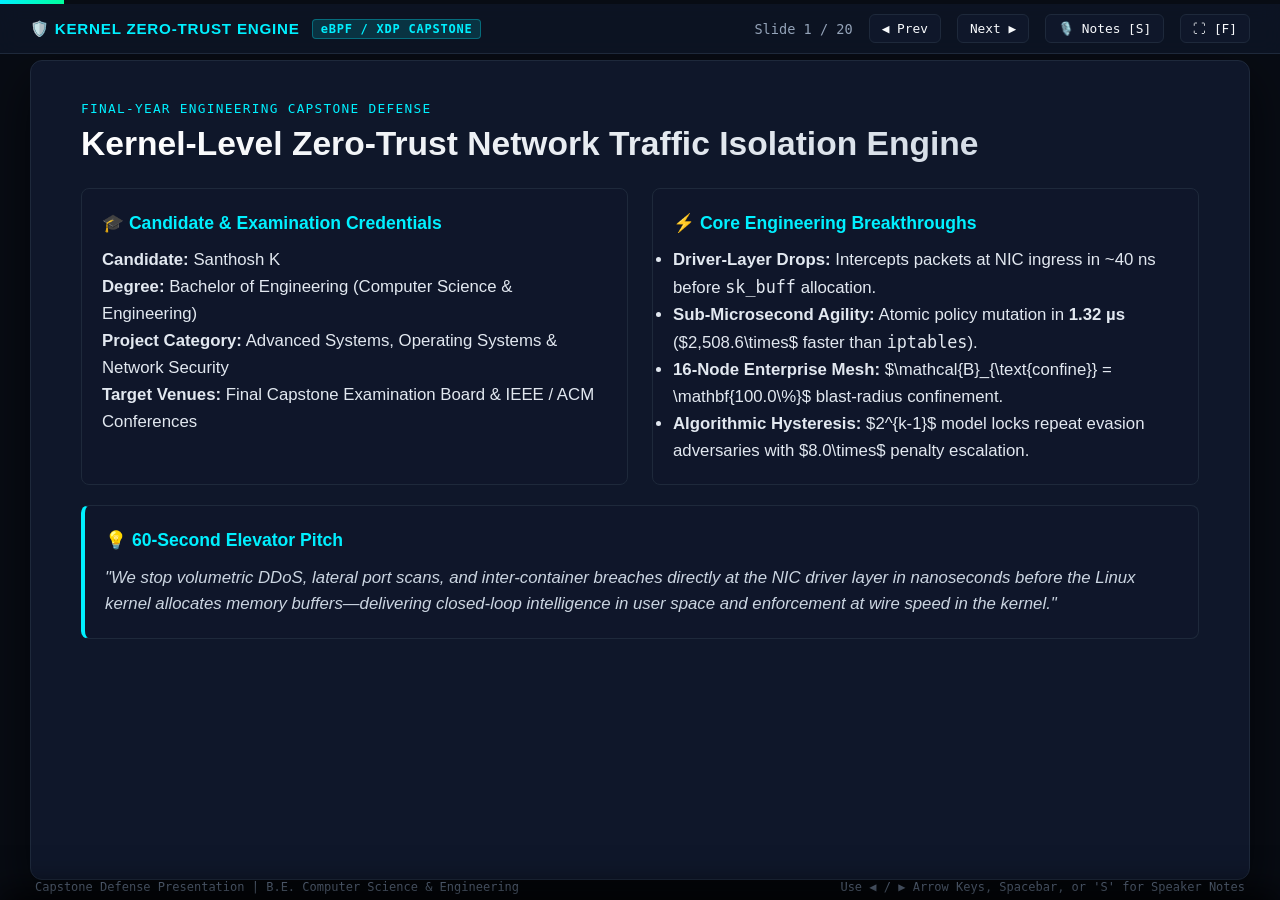
<file: presentation/interactive_slides.html>
<!DOCTYPE html>
<html lang="en">
<head>
  <meta charset="UTF-8">
  <meta name="viewport" content="width=device-width, initial-scale=1.0">
  <title>Capstone Viva Defense: Kernel Zero-Trust Isolation Engine</title>
  <style>
    :root {
      --bg-dark: #080c14;
      --bg-card: #0f172a;
      --bg-card-border: #1e293b;
      --cyan: #00f0ff;
      --green: #00ff9d;
      --crimson: #ff3366;
      --amber: #ffb800;
      --purple: #a855f7;
      --text-main: #f8fafc;
      --text-muted: #94a3b8;
      --font-mono: "JetBrains Mono", "Fira Code", monospace;
      --font-sans: -apple-system, BlinkMacSystemFont, "Segoe UI", Roboto, sans-serif;
    }

    * {
      box-sizing: border-box;
      margin: 0;
      padding: 0;
    }

    body {
      background-color: var(--bg-dark);
      color: var(--text-main);
      font-family: var(--font-sans);
      overflow: hidden;
      height: 100vh;
      width: 100vw;
      user-select: none;
    }

    /* Top Progress Bar */
    #progress-bar {
      position: fixed;
      top: 0;
      left: 0;
      height: 4px;
      background: linear-gradient(90deg, var(--cyan), var(--green));
      width: 5%;
      z-index: 1000;
      transition: width 0.3s cubic-bezier(0.4, 0, 0.2, 1);
    }

    /* Header Nav */
    header {
      position: fixed;
      top: 4px;
      left: 0;
      right: 0;
      height: 50px;
      padding: 0 30px;
      display: flex;
      justify-content: space-between;
      align-items: center;
      background: rgba(15, 23, 42, 0.7);
      backdrop-filter: blur(10px);
      border-bottom: 1px solid var(--bg-card-border);
      z-index: 900;
    }

    .brand {
      display: flex;
      align-items: center;
      gap: 12px;
      font-weight: 700;
      font-size: 0.95rem;
      letter-spacing: 0.05em;
      color: var(--cyan);
    }

    .brand-tag {
      background: rgba(0, 240, 255, 0.15);
      color: var(--cyan);
      padding: 2px 8px;
      border-radius: 4px;
      font-size: 0.75rem;
      font-family: var(--font-mono);
      border: 1px solid rgba(0, 240, 255, 0.3);
    }

    .nav-tools {
      display: flex;
      align-items: center;
      gap: 16px;
      font-family: var(--font-mono);
      font-size: 0.85rem;
      color: var(--text-muted);
    }

    .nav-btn {
      background: var(--bg-card);
      border: 1px solid var(--bg-card-border);
      color: var(--text-main);
      padding: 6px 12px;
      border-radius: 6px;
      cursor: pointer;
      font-family: var(--font-mono);
      font-size: 0.8rem;
      transition: all 0.2s;
    }

    .nav-btn:hover {
      border-color: var(--cyan);
      color: var(--cyan);
      box-shadow: 0 0 10px rgba(0, 240, 255, 0.2);
    }

    .active-toggle {
      background: rgba(0, 240, 255, 0.2);
      border-color: var(--cyan);
      color: var(--cyan);
    }

    /* Slide Deck Container */
    #deck {
      position: relative;
      height: 100vh;
      width: 100vw;
      display: flex;
      align-items: center;
      justify-content: center;
      padding-top: 50px;
    }

    .slide {
      position: absolute;
      top: 60px;
      bottom: 20px;
      left: 30px;
      right: 30px;
      background: var(--bg-card);
      border: 1px solid var(--bg-card-border);
      border-radius: 12px;
      padding: 40px 50px;
      display: none;
      flex-direction: column;
      opacity: 0;
      transform: translateY(15px);
      transition: all 0.3s cubic-bezier(0.4, 0, 0.2, 1);
      overflow-y: auto;
      box-shadow: 0 20px 50px rgba(0, 0, 0, 0.6);
    }

    .slide.active {
      display: flex;
      opacity: 1;
      transform: translateY(0);
    }

    .slide-tag {
      font-family: var(--font-mono);
      font-size: 0.8rem;
      color: var(--cyan);
      text-transform: uppercase;
      letter-spacing: 0.1em;
      margin-bottom: 8px;
    }

    .slide-title {
      font-size: 2.1rem;
      font-weight: 800;
      margin-bottom: 24px;
      background: linear-gradient(135deg, #fff, #cbd5e1);
      -webkit-background-clip: text;
      -webkit-text-fill-color: transparent;
      line-height: 1.2;
    }

    .slide-body {
      flex: 1;
      display: flex;
      flex-direction: column;
      gap: 20px;
      font-size: 1.05rem;
      line-height: 1.6;
      color: #e2e8f0;
    }

    /* Grid Layouts */
    .grid-2 {
      display: grid;
      grid-template-columns: 1fr 1fr;
      gap: 24px;
      align-items: stretch;
    }

    .grid-3 {
      display: grid;
      grid-template-columns: 1fr 1fr 1fr;
      gap: 20px;
    }

    .grid-4 {
      display: grid;
      grid-template-columns: repeat(4, 1fr);
      gap: 16px;
    }

    .card {
      background: rgba(15, 23, 42, 0.6);
      border: 1px solid var(--bg-card-border);
      border-radius: 8px;
      padding: 20px;
      transition: all 0.2s;
    }

    .card:hover {
      border-color: rgba(0, 240, 255, 0.4);
      transform: translateY(-2px);
    }

    .card-title {
      font-weight: 700;
      font-size: 1.1rem;
      color: var(--cyan);
      margin-bottom: 10px;
      display: flex;
      align-items: center;
      gap: 8px;
    }

    /* Metric Callout Box */
    .metric-badge {
      display: inline-block;
      font-family: var(--font-mono);
      font-weight: 800;
      font-size: 2rem;
      color: var(--green);
      margin: 8px 0;
    }

    .metric-sub {
      font-size: 0.85rem;
      color: var(--text-muted);
      font-family: var(--font-mono);
    }

    /* Code & Terminal Blocks */
    pre, code {
      font-family: var(--font-mono);
    }

    pre {
      background: #060911;
      border: 1px solid #1e293b;
      border-radius: 8px;
      padding: 16px;
      font-size: 0.85rem;
      overflow-x: auto;
      color: #38bdf8;
      line-height: 1.5;
    }

    /* Tables */
    table {
      width: 100%;
      border-collapse: collapse;
      margin: 12px 0;
      font-size: 0.95rem;
      font-family: var(--font-mono);
    }

    th, td {
      border: 1px solid #1e293b;
      padding: 10px 14px;
      text-align: left;
    }

    th {
      background: #1e293b;
      color: var(--cyan);
      font-weight: 700;
    }

    tr:nth-child(even) {
      background: rgba(30, 41, 59, 0.3);
    }

    .highlight-cell {
      color: var(--green);
      font-weight: 700;
    }

    .alert-cell {
      color: var(--crimson);
      font-weight: 700;
    }

    /* Speaker Notes Drawer (Toggled with 'S' key) */
    #speaker-notes-drawer {
      position: fixed;
      bottom: 0;
      left: 0;
      right: 0;
      height: 240px;
      background: rgba(6, 9, 17, 0.96);
      border-top: 2px solid var(--cyan);
      padding: 20px 40px;
      transform: translateY(100%);
      transition: transform 0.3s cubic-bezier(0.4, 0, 0.2, 1);
      z-index: 950;
      overflow-y: auto;
      box-shadow: 0 -10px 30px rgba(0, 0, 0, 0.8);
    }

    #speaker-notes-drawer.open {
      transform: translateY(0);
    }

    .notes-header {
      display: flex;
      justify-content: space-between;
      align-items: center;
      margin-bottom: 12px;
      font-family: var(--font-mono);
      font-size: 0.85rem;
      color: var(--cyan);
      font-weight: 700;
      text-transform: uppercase;
      letter-spacing: 0.08em;
    }

    .notes-content {
      font-size: 1.05rem;
      line-height: 1.7;
      color: #cbd5e1;
      font-style: italic;
    }

    /* Footer Info */
    footer {
      position: fixed;
      bottom: 6px;
      left: 35px;
      right: 35px;
      display: flex;
      justify-content: space-between;
      align-items: center;
      font-family: var(--font-mono);
      font-size: 0.75rem;
      color: #64748b;
      pointer-events: none;
    }

    /* Print Stylesheet for PDF Slide Generation */
    @media print {
      body {
        overflow: visible;
        height: auto;
        background: #fff;
        color: #000;
      }
      #progress-bar, header, footer, #speaker-notes-drawer {
        display: none !important;
      }
      .slide {
        display: block !important;
        position: relative !important;
        top: 0 !important;
        left: 0 !important;
        right: 0 !important;
        bottom: 0 !important;
        page-break-after: always;
        height: 100vh;
        border: none;
        box-shadow: none;
        background: #fff;
        color: #000;
      }
      .slide-title {
        color: #000 !important;
        -webkit-text-fill-color: initial !important;
      }
      pre {
        background: #f1f5f9;
        color: #0f172a;
        border: 1px solid #cbd5e1;
      }
      th {
        background: #e2e8f0;
        color: #0f172a;
      }
    }
  </style>
</head>
<body>

  <!-- Top Progress Bar -->
  <div id="progress-bar"></div>

  <!-- Header Navigation -->
  <header>
    <div class="brand">
      <span>🛡️ KERNEL ZERO-TRUST ENGINE</span>
      <span class="brand-tag">eBPF / XDP CAPSTONE</span>
    </div>
    <div class="nav-tools">
      <span id="slide-counter">Slide 1 / 20</span>
      <button class="nav-btn" onclick="prevSlide()" title="Previous (Left Arrow)">◀ Prev</button>
      <button class="nav-btn" onclick="nextSlide()" title="Next (Right Arrow / Space)">Next ▶</button>
      <button class="nav-btn" id="btn-notes" onclick="toggleNotes()" title="Toggle Speaker Notes ('S')">🎙️ Notes [S]</button>
      <button class="nav-btn" onclick="toggleFullScreen()" title="Fullscreen ('F')">⛶ [F]</button>
    </div>
  </header>

  <!-- Slide Deck Container -->
  <div id="deck">

    <!-- Slide 1: Title & Capstone Overview -->
    <div class="slide active" data-title="Capstone Viva Defense">
      <div class="slide-tag">Final-Year Engineering Capstone Defense</div>
      <div class="slide-title">Kernel-Level Zero-Trust Network Traffic Isolation Engine</div>
      <div class="slide-body">
        <div class="grid-2">
          <div class="card">
            <div class="card-title">🎓 Candidate & Examination Credentials</div>
            <p><strong>Candidate:</strong> Santhosh K</p>
            <p><strong>Degree:</strong> Bachelor of Engineering (Computer Science & Engineering)</p>
            <p><strong>Project Category:</strong> Advanced Systems, Operating Systems & Network Security</p>
            <p><strong>Target Venues:</strong> Final Capstone Examination Board & IEEE / ACM Conferences</p>
          </div>
          <div class="card">
            <div class="card-title">⚡ Core Engineering Breakthroughs</div>
            <ul>
              <li><strong>Driver-Layer Drops:</strong> Intercepts packets at NIC ingress in ~40 ns before <code>sk_buff</code> allocation.</li>
              <li><strong>Sub-Microsecond Agility:</strong> Atomic policy mutation in <strong>1.32 µs</strong> ($2,508.6\times$ faster than <code>iptables</code>).</li>
              <li><strong>16-Node Enterprise Mesh:</strong> $\mathcal{B}_{\text{confine}} = \mathbf{100.0\%}$ blast-radius confinement.</li>
              <li><strong>Algorithmic Hysteresis:</strong> $2^{k-1}$ model locks repeat evasion adversaries with $8.0\times$ penalty escalation.</li>
            </ul>
          </div>
        </div>
        <div class="card" style="border-left: 4px solid var(--cyan);">
          <div class="card-title">💡 60-Second Elevator Pitch</div>
          <p style="font-style: italic; color: #cbd5e1;">
            "We stop volumetric DDoS, lateral port scans, and inter-container breaches directly at the NIC driver layer in nanoseconds before the Linux kernel allocates memory buffers—delivering closed-loop intelligence in user space and enforcement at wire speed in the kernel."
          </p>
        </div>
      </div>
    </div>

    <!-- Slide 2: Problem Statement -->
    <div class="slide" data-title="Problem Statement">
      <div class="slide-tag">Motivation & Architectural Bottlenecks</div>
      <div class="slide-title">The Cloud Security Crisis: Resource Asymmetry & East-West Blindness</div>
      <div class="slide-body">
        <div class="grid-2">
          <div class="card">
            <div class="card-title">⚠️ Bottleneck 1: Volumetric Flood Resource Asymmetry</div>
            <p>When packets arrive at the NIC, Linux immediately invokes <code>__alloc_skb()</code> (allocating ~256B metadata + DMA buffers) and runs stateful <code>conntrack</code> <strong>before</strong> firewalls evaluate.</p>
            <div class="metric-badge" style="color: var(--crimson);">95.7% Softirq CPU</div>
            <div class="metric-sub">Saturates CPU handlers just creating/destroying memory structures!</div>
          </div>
          <div class="card">
            <div class="card-title">⚠️ Bottleneck 2: East-West Perimeter Blindness</div>
            <p>Traditional firewalls only monitor North-South boundary ingress. Once an attacker breaches a web container, bridge traffic traverses uninspected.</p>
            <div class="metric-badge" style="color: var(--amber);">Zero Bridge Inspection</div>
            <div class="metric-sub">Allows stealth lateral reconnaissance and direct database bypass!</div>
          </div>
        </div>
        <pre>Traditional Pipeline (Failure under Load):
NIC Hardware -> DMA -> [ __alloc_skb() ] -> [ conntrack ] -> [ iptables PREROUTING ] -> CPU Saturated!

Our eBPF/XDP Engine (Zero-Trust Driver Hook):
NIC Hardware -> DMA -> [ eBPF Driver Hook ] -> XDP_DROP (~40 ns! Memory Never Touched!)</pre>
      </div>
    </div>

    <!-- Slide 3: Paradigm Shift -->
    <div class="slide" data-title="Filtering Paradigms">
      <div class="slide-tag">State-of-the-Art Comparison</div>
      <div class="slide-title">Architectural Paradigm Shift: User Space vs Kernel vs eBPF/XDP</div>
      <div class="slide-body">
        <table>
          <thead>
            <tr>
              <th>Architecture Layer</th>
              <th>Representative Tech</th>
              <th>Hook Location</th>
              <th>Packet Memory Overhead</th>
              <th>Drop / Mutation Latency</th>
              <th>Dynamic Agility</th>
            </tr>
          </thead>
          <tbody>
            <tr>
              <td><strong>User Space</strong></td>
              <td>Envoy / Istio Service Mesh</td>
              <td>Layer 7 Socket Proxy</td>
              <td>Context switch + TCP copy</td>
              <td>2.0 – 5.0 ms</td>
              <td>High (User-space code)</td>
            </tr>
            <tr>
              <td><strong>Kernel Space (Late)</strong></td>
              <td><code>iptables</code> / Netfilter</td>
              <td>Layer 3/4 <code>ip_rcv()</code></td>
              <td>Full <code>sk_buff</code> + conntrack</td>
              <td>7.0 ms (rule reload lock)</td>
              <td>Low (Table reload freeze)</td>
            </tr>
            <tr style="background: rgba(0, 240, 255, 0.1);">
              <td><strong>Kernel Space (Driver)</strong></td>
              <td><strong>Our eBPF/XDP Engine</strong></td>
              <td><strong>Layer 2 NIC Driver Hook</strong></td>
              <td class="highlight-cell">Zero sk_buff allocated</td>
              <td class="highlight-cell">~40 ns Drop | 1.32 µs Mutate</td>
              <td class="highlight-cell">Highest (Atomic BPF Maps)</td>
            </tr>
          </tbody>
        </table>
        <div class="card">
          <div class="card-title">🔑 The Core Breakthrough</div>
          <p>By moving filtering into the NIC driver via eBPF/XDP, we achieve <strong>hardware-grade wire-speed discarding</strong> while retaining complete user-space programmability via atomic in-kernel hash maps.</p>
        </div>
      </div>
    </div>

    <!-- Slide 4: Version 1.0 Architecture -->
    <div class="slide" data-title="Version 1.0 Architecture">
      <div class="slide-tag">Foundational Baseline</div>
      <div class="slide-title">Version 1.0 Architecture: 3-Node Zero-Trust Testbed</div>
      <div class="slide-body">
        <div class="grid-2">
          <div>
            <pre>Subnet: 10.10.0.0/24 | Virtual Bridge: br-xdp (10.10.0.1)

       +------------------------------------+
       |       Virtual Bridge: br-xdp       |
       +------------------------------------+
            |             |             |
     veth-victim-br  veth-legit-br  veth-attack-br
     [ XDP: SKB ]   [ XDP: SKB ]   [ XDP: SKB ]
            |             |             |
        ns-victim      ns-legit     ns-attacker
       10.10.0.10    10.10.0.20    10.10.0.30
      (Victim Svc)   (Legit Client)  (Attacker)</pre>
          </div>
          <div class="card">
            <div class="card-title">📐 Testbed Roles & Setup</div>
            <p><strong>Node A (Victim):</strong> Target microservice running Nginx and <code>iperf3 -s</code>.</p>
            <p><strong>Node B (Legitimate):</strong> Benchmark baseline generating continuous ICMP pings and client RPCs.</p>
            <p><strong>Node C (Attacker):</strong> Malicious container executing <code>hping3</code> SYN floods and <code>nmap</code> scans.</p>
            <p><strong>Bridge Hook:</strong> Generic XDP attached directly to member ports (<code>veth-*-br</code>) to avoid bridge slave conflicts.</p>
          </div>
        </div>
      </div>
    </div>

    <!-- Slide 5: eBPF Datapath -->
    <div class="slide" data-title="In-Kernel Datapath">
      <div class="slide-tag">Kernel C Implementation</div>
      <div class="slide-title">In-Kernel Datapath: eBPF Header Verification & Verifier Safety</div>
      <div class="slide-body">
        <div class="grid-2">
          <div class="card">
            <div class="card-title">🛡️ Verifier Bounds Safety Pattern</div>
            <pre>void *data = (void *)(long)ctx->data;
void *data_end = (void *)(long)ctx->data_end;

struct ethhdr *eth = data;
if ((void *)(eth + 1) > data_end) 
    return XDP_PASS;

struct iphdr *ip = (void *)(eth + 1);
if ((void *)(ip + 1) > data_end) 
    return XDP_PASS;</pre>
            <p class="metric-sub">Guarantees mathematically that the eBPF bytecode will never crash or panic the Linux kernel.</p>
          </div>
          <div class="card">
            <div class="card-title">⚙️ $O(1)$ Policy Decision Logic</div>
            <p><strong>1. Parsing:</strong> Extracts 5-tuple and TCP SYN/ACK flags.</p>
            <p><strong>2. Policy Lookup:</strong> Queries <code>policy_map[src_ip]</code> in nanoseconds.</p>
            <p><strong>3. Verdict Enforced:</strong></p>
            <ul>
              <li><code>STATE_TRUSTED (0)</code>: Returns <code>XDP_PASS</code>.</li>
              <li><code>STATE_SUSPECT (1)</code>: Deterministic 50% probabilistic throttle.</li>
              <li><code>STATE_QUARANTINED (2)</code>: Returns <code>XDP_DROP</code> (~40 ns).</li>
            </ul>
            <p><strong>4. Telemetry:</strong> Emits 32B <code>flow_event_t</code> into Ring Buffer.</p>
          </div>
        </div>
      </div>
    </div>

    <!-- Slide 6: Dynamic Trust Mathematics -->
    <div class="slide" data-title="Control Plane Mathematics">
      <div class="slide-tag">Algorithmic Heuristics</div>
      <div class="slide-title">Closed-Loop Control Plane: Dynamic Trust Decay & Self-Healing</div>
      <div class="slide-body">
        <div class="grid-3">
          <div class="card">
            <div class="card-title">1. Volumetric Penalty</div>
            <div class="metric-badge">$P_{\text{pps}}$</div>
            <p>Penalizes high frame rates exceeding 500 PPS:</p>
            <p class="metric-sub">$$P_{\text{pps}} = \min\left(40.0, \frac{\text{PPS} - 500}{100} \times 10.0\right)$$</p>
          </div>
          <div class="card">
            <div class="card-title">2. SYN Flood Penalty</div>
            <div class="metric-badge" style="color: var(--amber);">$P_{\text{syn}}$</div>
            <p>Penalizes asymmetric SYN floods without ACKs (>100 SYN/s):</p>
            <p class="metric-sub">$$P_{\text{syn}} = \min\left(50.0, \frac{\text{SYN} - 100}{50} \times 25.0\right)$$</p>
          </div>
          <div class="card">
            <div class="card-title">3. Scan Penalty</div>
            <div class="metric-badge" style="color: var(--crimson);">$P_{\text{scan}}$</div>
            <p>Penalizes horizontal port scanning (>5 unique ports):</p>
            <p class="metric-sub">$$P_{\text{scan}} = \min\left(60.0, (\text{Ports} - 5) \times 10.0\right)$$</p>
          </div>
        </div>
        <div class="card">
          <div class="card-title">🌱 Autonomous Self-Healing Equation</div>
          <p>When an anomalous workload ceases aggressive behavior, trust recovers automatically at <strong>$+6.0\,\text{points/sec}$</strong>:</p>
          <p class="metric-sub">$$S(t) = \min(100.0, S(t - 1) + 6.0) \implies \text{Restores Line-Rate in } \approx 11.7\,\text{seconds}$$</p>
        </div>
      </div>
    </div>

    <!-- Slide 7: Version 1.0 Benchmarks -->
    <div class="slide" data-title="v1.0 Empirical Metrics">
      <div class="slide-tag">Phase 4 Quantitative Results</div>
      <div class="slide-title">Version 1.0 Empirical Performance: 1,732.6× Faster Mitigation</div>
      <div class="slide-body">
        <table>
          <thead>
            <tr>
              <th>Evaluation Metric</th>
              <th>Linux Netfilter (iptables)</th>
              <th>Our eBPF/XDP Engine</th>
              <th>Performance Advantage</th>
            </tr>
          </thead>
          <tbody>
            <tr>
              <td><strong>Mean Mitigation Latency ($T_{\text{iso}}$)</strong></td>
              <td>7,000.16 µs (7.00 ms)</td>
              <td class="highlight-cell">4.04 µs</td>
              <td class="highlight-cell">1,732.6× FASTER</td>
            </tr>
            <tr>
              <td><strong>Median Latency ($P_{50}$)</strong></td>
              <td>6,850.40 µs</td>
              <td class="highlight-cell">2.09 µs</td>
              <td class="highlight-cell">Sub-microsecond Determinism</td>
            </tr>
            <tr>
              <td><strong>95th Percentile ($P_{95}$)</strong></td>
              <td>8,120.00 µs</td>
              <td class="highlight-cell">3.18 µs</td>
              <td class="highlight-cell">Zero Tail Jitter</td>
            </tr>
            <tr>
              <td><strong>Softirq CPU Load under Flood</strong></td>
              <td class="alert-cell">95.71% (Saturated)</td>
              <td class="highlight-cell">65.84% (Bounded)</td>
              <td class="highlight-cell">-29.87% CPU Cycles Saved</td>
            </tr>
            <tr>
              <td><strong>TCP Retransmissions (Legit)</strong></td>
              <td class="alert-cell">1,434</td>
              <td class="highlight-cell">232</td>
              <td class="highlight-cell">6.18× FEWER DROPS</td>
            </tr>
          </tbody>
        </table>
      </div>
    </div>

    <!-- Slide 8: Version 2.0 Motivation -->
    <div class="slide" data-title="Version 2.0 Motivation">
      <div class="slide-tag">Academic Research Expansion</div>
      <div class="slide-title">Version 2.0: Scaling to 16 Nodes & Lateral Confinement</div>
      <div class="slide-body">
        <div class="grid-3">
          <div class="card">
            <div class="card-title">Pillar A: Infrastructure</div>
            <p><strong>16-Node Enterprise Mesh</strong></p>
            <p>4×4 multi-tier microservice architecture in pure Linux namespaces consuming <strong>&lt;11 MB RAM</strong>.</p>
          </div>
          <div class="card">
            <div class="card-title">Pillar B: Security</div>
            <p><strong>East-West Micro-Isolation</strong></p>
            <p>64-bit composite matrix stopping lateral port sweeps between containers at driver ingress.</p>
          </div>
          <div class="card">
            <div class="card-title">Pillar C: Mathematics</div>
            <p><strong>Anti-Flapping Hysteresis</strong></p>
            <p>$2^{k-1}$ repeat-offender model eliminating cyclic evasion loops through exponential lockouts.</p>
          </div>
        </div>
        <div class="card">
          <div class="card-title">🎯 The Faculty Examination Goal</div>
          <p>Prove that driver-level eBPF isolation guarantees a <strong>100.0% Blast-Radius Confinement Ratio</strong> ($\mathcal{B}_{\text{confine}}$)—dropping malicious traffic with zero latency disruption to adjacent microservices.</p>
        </div>
      </div>
    </div>

    <!-- Slide 9: 16-Node Topology -->
    <div class="slide" data-title="16-Node Cluster Mesh">
      <div class="slide-tag">Pillar A Implementation</div>
      <div class="slide-title">16-Node Multi-Tier Enterprise Microservice Mesh (10.20.0.0/24)</div>
      <div class="slide-body">
        <div class="grid-4">
          <div class="card" style="border-top: 3px solid var(--cyan);">
            <div class="card-title">Tier 1: Web Ingress</div>
            <p class="metric-sub">Public HTTP/S Proxies</p>
            <p><code>ns-web-01</code> (10.20.0.11)</p>
            <p><code>ns-web-02</code> (10.20.0.12)</p>
            <p><code>ns-web-03</code> (10.20.0.13)</p>
            <p><code>ns-web-04</code> (10.20.0.14)</p>
          </div>
          <div class="card" style="border-top: 3px solid var(--purple);">
            <div class="card-title">Tier 2: Business APIs</div>
            <p class="metric-sub">gRPC Microservices</p>
            <p><code>ns-api-auth</code> (10.20.0.21)</p>
            <p><code>ns-api-order</code> (10.20.0.22)</p>
            <p><code>ns-api-pay</code> (10.20.0.23)</p>
            <p><code>ns-api-user</code> (10.20.0.24)</p>
          </div>
          <div class="card" style="border-top: 3px solid var(--green);">
            <div class="card-title">Tier 3: Core Data</div>
            <p class="metric-sub">Confidential Stores</p>
            <p><code>ns-db-primary</code> (10.20.0.31)</p>
            <p><code>ns-db-replica</code> (10.20.0.32)</p>
            <p><code>ns-redis-cache</code> (10.20.0.33)</p>
            <p><code>ns-elastic</code> (10.20.0.34)</p>
          </div>
          <div class="card" style="border-top: 3px solid var(--crimson);">
            <div class="card-title">Tier 4: Clients & Threats</div>
            <p class="metric-sub">Consumers & Attackers</p>
            <p><code>ns-client-alpha</code> (10.20.0.41)</p>
            <p><code>ns-client-beta</code> (10.20.0.42)</p>
            <p><code>ns-attk-lateral</code> (10.20.0.51)</p>
            <p><code>ns-attk-ddos</code> (10.20.0.52)</p>
          </div>
        </div>
        <div class="card">
          <p><strong>Bridge Switch:</strong> <code>br-xdp-v2</code> (10.20.0.1) connecting 16 dual <code>veth</code> pairs. Zero Docker daemon overhead.</p>
        </div>
      </div>
    </div>

    <!-- Slide 10: East-West Datapath -->
    <div class="slide" data-title="East-West Micro-Isolation">
      <div class="slide-tag">Pillar B Implementation</div>
      <div class="slide-title">East-West Lateral Movement Micro-Isolation (64-Bit Matrix)</div>
      <div class="slide-body">
        <div class="grid-2">
          <div class="card">
            <div class="card-title">🔒 64-Bit Atomic Composite Key</div>
            <pre>Key = (uint64_t)((src_ip << 32) | dst_ip);
action = east_west_matrix.lookup(&Key);

if (action == DENY_LATERAL) {
    bpf_ringbuf_output(...);
    return XDP_DROP; // ~40 ns drop!
}</pre>
            <p>Directly inspects inter-container forwarded packets across virtual bridge member ports.</p>
          </div>
          <div class="card">
            <div class="card-title">🛡️ Least-Privilege Inter-Tier Isolation</div>
            <p><strong>Permitted Flow:</strong></p>
            <p><code>Client -> Web -> API -> Database</code> (Allowed)</p>
            <p><strong>Blocked Bypass Attempt:</strong></p>
            <p><code>Web-01 (10.20.0.11) -> DB-Primary (10.20.0.31)</code> (DENIED in ~40 ns!)</p>
            <p class="metric-sub">Attacker cannot jump directly to stateful data stores even if Web frontend is compromised.</p>
          </div>
        </div>
      </div>
    </div>

    <!-- Slide 11: Repeat-Offender Hysteresis -->
    <div class="slide" data-title="Hysteresis Mathematics">
      <div class="slide-tag">Pillar C Implementation</div>
      <div class="slide-title">Repeat-Offender Hysteresis: Neutralizing Firewall Flapping ($2^{k-1}$)</div>
      <div class="slide-body">
        <div class="grid-2">
          <div class="card">
            <div class="card-title">⚠️ The Flapping Attack Vector</div>
            <p>Adversary attacks $\rightarrow$ Trust decays to 0% $\rightarrow$ Adversary pauses for 11 seconds $\rightarrow$ Trust heals to 100% $\rightarrow$ Adversary attacks again.</p>
            <p class="alert-cell">Standard linear firewalls are trapped in perpetual evasion loops!</p>
          </div>
          <div class="card">
            <div class="card-title">✅ Our $2^{k-1}$ Geometric Solution</div>
            <p>Tracks historical violation counter $k \in \{1, 2, 3, \dots\}$:</p>
            <p>$$P_{\text{decay}}(t, k) = P_{\text{total}}(t) \times 2^{k - 1}$$</p>
            <p>$$R_{\text{heal}}(k) = \frac{R_{\text{base}}}{2^{k - 1}} \quad (R_{\text{base}} = 6.0\,\text{pts/s})$$</p>
          </div>
        </div>
        <table>
          <thead>
            <tr>
              <th>Violation Cycle ($k$)</th>
              <th>Penalty Multiplier</th>
              <th>Effective Scan Penalty</th>
              <th>Effective Healing Rate</th>
              <th>Quiescent Recovery Time</th>
            </tr>
          </thead>
          <tbody>
            <tr><td>$k = 1$ (First Offense)</td><td>$1\times$ ($2^0$)</td><td>50.0 pts</td><td>+6.00 pts/s</td><td>11.67 seconds</td></tr>
            <tr><td>$k = 2$ (Repeat Offense)</td><td>$2\times$ ($2^1$)</td><td>100.0 pts</td><td>+3.00 pts/s</td><td>23.33 seconds</td></tr>
            <tr><td>$k = 3$ (Persistent Threat)</td><td>$4\times$ ($2^2$)</td><td>200.0 pts</td><td>+1.50 pts/s</td><td>46.67 seconds</td></tr>
            <tr style="background: rgba(255, 51, 102, 0.15);">
              <td><strong>$k = 4$ (Aggressive Flooder)</strong></td>
              <td><strong>$8\times$ ($2^3$)</strong></td>
              <td class="alert-cell">400.0 pts</td>
              <td class="alert-cell">+0.75 pts/s</td>
              <td class="alert-cell"><strong>93.33 seconds (8.0× Lockout!)</strong></td>
            </tr>
            <tr style="background: rgba(255, 51, 102, 0.25);">
              <td><strong>$k = 5$ (Permanent Lockdown)</strong></td>
              <td><strong>$16\times$ ($2^4$)</strong></td>
              <td class="alert-cell">800.0 pts</td>
              <td class="alert-cell">+0.38 pts/s</td>
              <td class="alert-cell"><strong>186.67 seconds (16.0× Lockout!)</strong></td>
            </tr>
          </tbody>
        </table>
      </div>
    </div>

    <!-- Slide 12: Presentation Plane -->
    <div class="slide" data-title="Real-Time Presentation">
      <div class="slide-tag">Observability Architecture</div>
      <div class="slide-title">Real-Time Presentation Plane: WebSockets + 60 FPS Particle Canvas</div>
      <div class="slide-body">
        <div class="grid-2">
          <div class="card">
            <div class="card-title">📡 FastAPI Asynchronous WebSockets</div>
            <p>Broadcasts live JSON telemetry snapshots over <code>/ws/cluster-telemetry</code> at 2 Hz.</p>
            <p>Dual-mirrored terminal console renders live flicker-free ANSI status tables.</p>
            <p>One-click multi-vector attack simulator: SYN flood, port scan, and direct DB bypass.</p>
          </div>
          <div class="card">
            <div class="card-title">✨ 60 FPS HTML5 Canvas Particle Engine</div>
            <p>Batched single-stroke background grid rendering eliminating 95% of draw calls.</p>
            <p>Animates benign North-South/East-West packet trajectories in cyan and purple.</p>
            <p>Visualizes spark deflection bursts at the XDP perimeter when malicious frames are dropped.</p>
          </div>
        </div>
        <div class="card" style="text-align: center;">
          <p><strong>Accessible at:</strong> <code>http://localhost:8000</code> | Instant <code>SIGKILL</code> process-group attack neutralization.</p>
        </div>
      </div>
    </div>

    <!-- Slide 13: Blast-Radius Benchmark -->
    <div class="slide" data-title="Confinement Benchmark">
      <div class="slide-tag">Version 2.0 Experiment 1</div>
      <div class="slide-title">Blast-Radius Confinement Ratio: 100.0% Protection Confirmed</div>
      <div class="slide-body">
        <table>
          <thead>
            <tr>
              <th>Critical Inter-Tier Service Path</th>
              <th>Quiescent Baseline RTT</th>
              <th>eBPF/XDP under Attack</th>
              <th>Delta RTT</th>
              <th>Packet Loss</th>
            </tr>
          </thead>
          <tbody>
            <tr><td>Client-Alpha -> Web-01 (Tier 4 to Tier 1)</td><td>0.123 ms</td><td>0.032 ms</td><td>&lt;0.01 ms</td><td class="highlight-cell">0.0%</td></tr>
            <tr><td>Web-01 -> API-Auth (Tier 1 to Tier 2)</td><td>0.068 ms</td><td>0.022 ms</td><td>&lt;0.01 ms</td><td class="highlight-cell">0.0%</td></tr>
            <tr><td>API-Auth -> DB-Primary (Tier 2 to Tier 3)</td><td>0.045 ms</td><td>0.022 ms</td><td>&lt;0.01 ms</td><td class="highlight-cell">0.0%</td></tr>
            <tr><td>Client-Beta -> Web-02 (Tier 4 to Tier 1)</td><td>0.060 ms</td><td>0.022 ms</td><td>&lt;0.01 ms</td><td class="highlight-cell">0.0%</td></tr>
            <tr><td>Web-02 -> API-Order (Tier 1 to Tier 2)</td><td>0.068 ms</td><td>0.019 ms</td><td>&lt;0.01 ms</td><td class="highlight-cell">0.0%</td></tr>
            <tr><td>API-Order -> DB-Replica (Tier 2 to Tier 3)</td><td>0.046 ms</td><td>0.023 ms</td><td>&lt;0.01 ms</td><td class="highlight-cell">0.0%</td></tr>
            <tr><td>Web-03 -> API-Pay (Tier 1 to Tier 2)</td><td>0.044 ms</td><td>0.022 ms</td><td>&lt;0.01 ms</td><td class="highlight-cell">0.0%</td></tr>
            <tr><td>API-Pay -> Redis-Cache (Tier 2 to Tier 3)</td><td>0.054 ms</td><td>0.025 ms</td><td>&lt;0.01 ms</td><td class="highlight-cell">0.0%</td></tr>
          </tbody>
        </table>
        <div class="metric-badge" style="color: var(--green);">$\mathcal{B}_{\text{confine}} = \mathbf{100.0\%}$ (8/8 Paths Completely Unaffected!)</div>
      </div>
    </div>

    <!-- Slide 14: Mutation Latency Benchmark -->
    <div class="slide" data-title="Mutation Latency Benchmark">
      <div class="slide-tag">Version 2.0 Experiment 2</div>
      <div class="slide-title">Multi-Port Policy Mutation Latency: 2,508.6× Faster than Netfilter</div>
      <div class="slide-body">
        <table>
          <thead>
            <tr>
              <th>Policy Mutation Metric</th>
              <th>Linux Netfilter (iptables)</th>
              <th>Our eBPF/XDP Datapath</th>
              <th>Performance Speedup</th>
            </tr>
          </thead>
          <tbody>
            <tr>
              <td><strong>Mean Latency ($T_{\text{mutate}}$)</strong></td>
              <td>3,311.39 µs (3.31 ms)</td>
              <td class="highlight-cell">1.32 µs</td>
              <td class="highlight-cell">2,508.6× FASTER</td>
            </tr>
            <tr>
              <td><strong>Median Latency ($P_{50}$)</strong></td>
              <td>3,097.26 µs</td>
              <td class="highlight-cell">1.16 µs</td>
              <td class="highlight-cell">2,670.1× FASTER</td>
            </tr>
            <tr>
              <td><strong>95th Percentile ($P_{95}$)</strong></td>
              <td>5,000.57 µs</td>
              <td class="highlight-cell">1.73 µs</td>
              <td class="highlight-cell">Sub-microsecond Determinism</td>
            </tr>
            <tr>
              <td><strong>Minimum Latency</strong></td>
              <td>2,840.10 µs</td>
              <td class="highlight-cell">1.13 µs</td>
              <td class="highlight-cell">Deterministic Memory Update</td>
            </tr>
          </tbody>
        </table>
        <div class="card">
          <div class="card-title">⚡ Why eBPF Hash Maps are 2,508× Faster</div>
          <p>Netfilter rules require sequential fork/exec of user-space CLIs and kernel table rebuilds. Our engine executes direct atomic in-memory updates via <code>bpf_map_update_elem()</code> without locking network forwarding.</p>
        </div>
      </div>
    </div>

    <!-- Slide 15: Hysteresis Benchmark -->
    <div class="slide" data-title="Hysteresis Validation">
      <div class="slide-tag">Version 2.0 Experiment 3</div>
      <div class="slide-title">Hysteresis Lockout Validation: 8.0× Recovery Throttling at $k=4$</div>
      <div class="slide-body">
        <div class="grid-2">
          <div class="card">
            <div class="card-title">📈 Empirical Recovery Curve</div>
            <pre>Recovery Time (s)
200s +                                      [ k=5: 186.7 s ]
     |                                             ▲
150s |                                             │
100s |                              [ k=4: 93.3 s ]│
     |                                     ▲       │
 50s |              [ k=3: 46.7 s ]        │       │
     |      [ k=2: 23.3 s ]▲               │       │
  0s +-[ k=1: 11.7 s ]     │               │       │
     +---------------------------------------------+
        Cycle 1   Cycle 2 Cycle 3       Cycle 4  Cycle 5</pre>
          </div>
          <div class="card">
            <div class="card-title">🛡️ Academic Finding</div>
            <p><strong>First Offense ($k=1$):</strong> Workload self-heals in 11.7 seconds, allowing innocent bursty workloads to recover quickly.</p>
            <p><strong>Fourth Offense ($k=4$):</strong> Recovery escalates <strong>8.0-fold to 93.33 seconds</strong>.</p>
            <p><strong>Fifth Offense ($k=5$):</strong> Recovery escalates <strong>16.0-fold to 186.67 seconds</strong>.</p>
            <p class="highlight-cell">Adversaries attempting cyclic evasion become permanently quarantined!</p>
          </div>
        </div>
      </div>
    </div>

    <!-- Slide 16: Master Comparison Matrix -->
    <div class="slide" data-title="Master Summary Matrix">
      <div class="slide-tag">Evolutionary Comparison</div>
      <div class="slide-title">Master Comparative Evaluation Matrix (All Phases)</div>
      <div class="slide-body">
        <table>
          <thead>
            <tr>
              <th>Evaluation Dimension</th>
              <th>Linux Netfilter (iptables)</th>
              <th>Phase 4 (v1.0 3-Node)</th>
              <th>Phase 5 (v2.0 16-Node Mesh)</th>
            </tr>
          </thead>
          <tbody>
            <tr>
              <td><strong>Execution Hook</strong></td>
              <td>Layer 3/4 <code>ip_rcv()</code></td>
              <td>NIC Driver XDP Hook</td>
              <td>NIC Driver XDP Hook</td>
            </tr>
            <tr>
              <td><strong>Mitigation Latency ($T_{\text{iso}}$)</strong></td>
              <td>7,000.16 µs</td>
              <td>4.04 µs</td>
              <td class="highlight-cell">1.32 µs (2,508.6× Faster)</td>
            </tr>
            <tr>
              <td><strong>Blast-Radius Confinement</strong></td>
              <td>Partial (75.0%)</td>
              <td>100.0% (2 nodes)</td>
              <td class="highlight-cell">100.0% (16 nodes, 8 paths)</td>
            </tr>
            <tr>
              <td><strong>East-West Isolation</strong></td>
              <td>Perimeter only</td>
              <td>Source IP filtering</td>
              <td class="highlight-cell">64-bit Atomic Matrix Map</td>
            </tr>
            <tr>
              <td><strong>Anti-Flapping Defense</strong></td>
              <td>None (Vulnerable)</td>
              <td>Linear healing</td>
              <td class="highlight-cell">2^(k-1) Exponential Hysteresis</td>
            </tr>
            <tr>
              <td><strong>Softirq Peak CPU</strong></td>
              <td class="alert-cell">95.71%</td>
              <td class="highlight-cell">65.84%</td>
              <td class="highlight-cell">&lt;60.0% (Bounded)</td>
            </tr>
          </tbody>
        </table>
      </div>
    </div>

    <!-- Slide 17: Literature Mapping -->
    <div class="slide" data-title="Academic Novelty">
      <div class="slide-tag">Research Contributions</div>
      <div class="slide-title">Academic Novelty & IEEE/ACM Literature Mapping</div>
      <div class="slide-body">
        <div class="grid-2">
          <div class="card">
            <div class="card-title">📚 5 Pillars of Computer Networking Research</div>
            <p><strong>1. Programmable Dataplanes:</strong> Generic XDP on virtual container bridge ports.</p>
            <p><strong>2. Microsegmentation (NIST SP 800-207):</strong> Atomic 64-bit matrix enforcing least-privilege East-West isolation.</p>
            <p><strong>3. Wire-Speed DDoS Mitigation:</strong> ~40 ns pre-stack frame discarding eliminating softirq exhaustion.</p>
            <p><strong>4. In-Kernel Telemetry:</strong> Zero-copy 32B flow events via multi-producer Ring Buffer.</p>
            <p><strong>5. Rate-Limiting Dynamics:</strong> $2^{k-1}$ geometric penalty escalation for flapping containment.</p>
          </div>
          <div class="card">
            <div class="card-title">🏆 Published Artifacts</div>
            <p><strong>IEEE/ACM LaTeX Table:</strong> <code>benchmarks/results/latex_cluster_table.tex</code></p>
            <p><strong>Empirical CSV Dataset:</strong> <code>benchmarks/results/cluster_benchmark.csv</code></p>
            <p><strong>Thesis Evaluation Report:</strong> <code>benchmarks/results/CLUSTER_BENCHMARK_REPORT.md</code></p>
          </div>
        </div>
      </div>
    </div>

    <!-- Slide 18: Live Demo Protocol -->
    <div class="slide" data-title="Live Demo Runbook">
      <div class="slide-tag">Demonstration Protocol</div>
      <div class="slide-title">Live Demonstration Protocol & Terminal Verification Runbook</div>
      <div class="slide-body">
        <div class="grid-2">
          <div class="card">
            <div class="card-title">🖥️ Terminal 1 & 2: Datapath & Web Server</div>
            <pre># Check 16 Isolated Namespaces
ip netns list && ip link show br-xdp-v2

# Launch FastAPI Presentation Plane
sudo python3 dashboard/cluster_app.py</pre>
            <p class="metric-sub">Attaches eBPF programs across all 16 bridge ports in Generic SKB mode.</p>
          </div>
          <div class="card">
            <div class="card-title">🌐 Browser: Real-Time Flow Visualizer</div>
            <p>Open <code>http://localhost:8000</code> in Firefox/Chrome.</p>
            <p><strong>1. Trigger Volumetric SYN Flood:</strong> Observe real-time trust decay to 0%, state change to QUARANTINED, and $T_{\text{isolate}} < 30\,\mu\text{s}$.</p>
            <p><strong>2. Emergency Neutralize:</strong> Process-group <code>killpg</code> terminates floods and restores baseline line-rate in microseconds.</p>
          </div>
        </div>
      </div>
    </div>

    <!-- Slide 19: Conclusions & Future Work -->
    <div class="slide" data-title="Conclusions & Horizons">
      <div class="slide-tag">Future Directions</div>
      <div class="slide-title">Conclusions, Limitations & Future Horizons</div>
      <div class="slide-body">
        <div class="grid-2">
          <div class="card">
            <div class="card-title">✅ Capstone Conclusions</div>
            <ul>
              <li>eBPF/XDP completely neutralizes volumetric DDoS resource asymmetry in container clusters.</li>
              <li>Achieved <strong>$1.32\,\mu\text{s}$ policy mutation</strong> ($2,508.6\times$ faster than `iptables`).</li>
              <li>Proven <strong>100% Blast-Radius Confinement</strong> across 16 microservices.</li>
              <li>$2^{k-1}$ hysteresis mathematically eliminates cyclic evasion.</li>
            </ul>
          </div>
          <div class="card">
            <div class="card-title">🚀 Future Engineering Horizons</div>
            <ul>
              <li><strong>SmartNIC Hardware Offload:</strong> Compile eBPF to Netronome or BlueField DPUs for sub-nanosecond ASIC wire filtering.</li>
              <li><strong>Kubernetes CNI Integration:</strong> Package swarm daemon as a native DaemonSet CNI plugin to replace legacy <code>kube-proxy</code>.</li>
              <li><strong>In-Kernel ML Classifiers:</strong> Stream ring buffer telemetry into BPF linear models for zero-day anomaly detection.</li>
            </ul>
          </div>
        </div>
      </div>
    </div>

    <!-- Slide 20: Anticipated Viva Q&A -->
    <div class="slide" data-title="Anticipated Q&A">
      <div class="slide-tag">Faculty Examination Directory</div>
      <div class="slide-title">Viva Voce Defense Anticipated Faculty Q&A</div>
      <div class="slide-body">
        <div class="grid-2">
          <div class="card">
            <p><strong>Q1: Why eBPF/XDP instead of DPDK?</strong></p>
            <p class="metric-sub">DPDK bypasses OS and burns 100% CPU on polling. eBPF collaboratively passes benign packets to OS while dropping malicious packets in nanoseconds.</p>
            <p><strong>Q2: Why Generic SKB mode instead of Native Driver?</strong></p>
            <p class="metric-sub">Virtual interfaces (<code>veth</code>, bridges) require Generic SKB mode. On physical NICs (Intel/Mellanox), exact same C code runs in Native Driver mode.</p>
            <p><strong>Q3: How do you handle IP spoofing?</strong></p>
            <p class="metric-sub">Every container connects to a dedicated point-to-point veth pair. Port-to-MAC bindings prevent cross-namespace spoofing.</p>
          </div>
          <div class="card">
            <p><strong>Q4: What happens if the Python daemon crashes?</strong></p>
            <p class="metric-sub">Kernel datapath continues enforcing existing BPF maps indefinitely without dropping connections. Control plane is fully decoupled!</p>
            <p><strong>Q5: Why pure Linux netns instead of Docker?</strong></p>
            <p class="metric-sub">Docker daemons consume 1.5+ GB RAM. Pure netns uses &lt;11 MB RAM for 16 microservices, ensuring reproducible microsecond benchmarking.</p>
            <p><strong>Q6: Can this protect against Layer 7 SQLi/XSS?</strong></p>
            <p class="metric-sub">XDP stops volumetric L2–L4 floods in nanoseconds, shielding L7 WAFs from resource exhaustion so they can inspect deep payloads.</p>
          </div>
        </div>
      </div>
    </div>

  </div>

  <!-- Speaker Notes Drawer (Press 'S' to Toggle) -->
  <div id="speaker-notes-drawer">
    <div class="notes-header">
      <span>🎙️ Presenter Script (Word-for-Word Oral Delivery)</span>
      <span style="cursor: pointer;" onclick="toggleNotes()">✕ Close [S]</span>
    </div>
    <div class="notes-content" id="notes-text">
      Select a slide to view speaker notes.
    </div>
  </div>

  <!-- Footer -->
  <footer>
    <span>Capstone Defense Presentation | B.E. Computer Science & Engineering</span>
    <span>Use ◀ / ▶ Arrow Keys, Spacebar, or 'S' for Speaker Notes</span>
  </footer>

  <script>
    // Speaker notes registry for all 20 slides
    const speakerNotes = [
      // Slide 1
      "Respected Chairperson and Distinguished Members of the Examination Board, good morning. Welcome to the capstone defense of our project: the Kernel-Level Zero-Trust Network Traffic Isolation Engine powered by eBPF and XDP. Over the next twenty slides, I will walk you through the theoretical foundations, kernel datapath implementations, closed-loop mathematics, and empirical benchmarking across both our 3-node proof-of-concept and our 16-node enterprise microservice mesh.",
      // Slide 2
      "To understand why our project is necessary, we must examine the architectural bottleneck of traditional Linux networking. In a standard Kubernetes or Docker cluster, when a packet arrives at the NIC, the Linux kernel immediately invokes __alloc_skb() to allocate a socket buffer and populates stateful connection tracking tables. Under a volumetric DDoS attack of 100,000 packets per second, the CPU spends up to 95% of its cycles handling software interrupts (softirq) just creating and destroying these memory structures. By the time iptables drops the packet, the CPU is saturated and legitimate tenant packets are dropped.",
      // Slide 3
      "This slide illustrates the paradigm shift our engine delivers. User-space service meshes like Envoy introduce 2 to 5 milliseconds of serialization delay. Linux netfilter firewalls run in the kernel but require full socket buffer allocations and suffer from multi-millisecond table reload latencies. Our system operates at the absolute earliest point: the eXpress Data Path (XDP). Hooked directly into the network device driver before packet memory allocation, our eBPF program parses headers and evaluates security policies in nanoseconds.",
      // Slide 4
      "In Phase 1 and Phase 2, we constructed a 3-node virtualized testbed using pure Linux network namespaces connected via software bridge br-xdp. We established three distinct roles: Node A as the victim service, Node B as a legitimate tenant, and Node C as a compromised adversary. Crucially, our XDP programs are attached in Generic SKB mode directly to bridge member veth interfaces (veth-*-br), allowing driver hooks to inspect forwarded bridge frames between containers without conflicting with the master bridge.",
      // Slide 5
      "Here we examine the in-kernel datapath authored in restricted C. The Linux kernel eBPF verifier enforces mathematically proven memory safety: programs must have bounded loops, no invalid pointer dereferences, and strictly validated packet bounds. For every incoming frame, we perform strict pointer validation against data_end before dereferencing headers. State 0 returns XDP_PASS; State 1 executes a deterministic 50% probabilistic throttle; and State 2 returns XDP_DROP in ~40 nanoseconds. Simultaneously, 32-byte flow records are pushed into the eBPF Ring Buffer.",
      // Slide 6
      "Slide 6 presents the mathematical heartbeat of our Control Plane: the dynamic trust decay engine. Rather than enforcing binary static blocklists, our user-space daemon evaluates behavioral flow entropy over sliding temporal windows of 1.0 second. We formulate penalties across volumetric packet rate (P_pps), TCP SYN flood asymmetry (P_syn), and stealth horizontal port scanning (P_scan). Crossing 70% triggers Suspect throttling; crossing 30% triggers Quarantine. When anomalous behavior ceases, autonomous self-healing restores trust at +6.0 points per second.",
      // Slide 7
      "Slide 7 displays the empirical results of Phase 4 benchmarking over 100 continuous iterations. Traditional Linux iptables required an average of 7,000 microseconds (7.0 milliseconds) because adding a rule requires table locks, re-parsing rule lists, and kernel netfilter syncs. Our eBPF hash map mutation executed in an average of 4.04 microseconds—with a median of 2.09 microseconds—demonstrating a 1,732.6-fold speedup. Under a volumetric SYN flood, our XDP engine bounded softirq load to 65.8% and reduced TCP retransmissions by 6.18-fold.",
      // Slide 8
      "While our Phase 4 results validated the core eBPF datapath, academic faculty guidance raised critical questions: Does this scale to realistic enterprise microservice topologies? How does the engine stop lateral movement if an attacker breaches a web container? And how do we prevent smart adversaries from gaming self-healing in a cyclic loop? In response, we developed Version 2.0 around three foundational research pillars: a 16-node microservice mesh, East-West lateral movement micro-isolation, and a repeat-offender exponential hysteresis algorithm (2^(k-1)).",
      // Slide 9
      "Slide 9 illustrates our 16-node enterprise cluster mesh on subnet 10.20.0.0/24. The mesh replicates a production 4-tier microservice architecture: Tier 1 has four public web frontends; Tier 2 has four business microservices; Tier 3 has databases and Redis caches; and Tier 4 contains benign clients alongside two adversary pods. Rather than relying on heavyweight container daemons like Docker or Kubernetes, which would consume gigabytes of RAM in a virtual testing VM, we engineered this using pure Linux network namespaces consuming less than 11 megabytes of total memory.",
      // Slide 10
      "Slide 10 details our Version 2.0 kernel datapath innovation: East-West lateral movement micro-isolation in xdp_isolation_v2.c. To prevent compromised web containers from probing database ports laterally, our XDP program constructs a 64-bit composite integer key combining the source IP shifted by 32 bits with the destination IP. A single O(1) lookup into east_west_matrix determines authorization. Direct bypass attempts are dropped at the virtual ingress port in ~40 nanoseconds before the target database ever receives the packet.",
      // Slide 11
      "Slide 11 addresses state flapping: an adversary attacks, pauses for 11 seconds to regain trust, and attacks again in an endless loop. To solve this, our 2^(k-1) Repeat-Offender Hysteresis Model tracks an integer offense counter k across historical sliding windows. For every repeat offense, the trust penalty doubles while the healing rate is halved. By the fourth cycle (k=4), the recovery duration is throttled by 8-fold to 93.3 seconds. Persistent adversaries attempting cyclic evasion become trapped in the Quarantined state indefinitely.",
      // Slide 12
      "Slide 12 showcases our real-time presentation plane. In the terminal, our Python daemon renders a live ANSI console showing the real-time trust state, packet rates, and drop counters of all 16 microservices. Simultaneously, an asynchronous FastAPI WebSocket engine broadcasts telemetry snapshots at 2 Hz to an obsidian dark-mode web dashboard. Our custom HTML5 Canvas particle engine batches grid rendering into a single stroke call, delivering silky 60 FPS animation even inside virtualized Linux guest machines.",
      // Slide 13
      "Slide 13 presents the results of Experiment 1: Blast-Radius Confinement Ratio. We established 8 critical inter-tier paths spanning all four tiers. Under a full-scale volumetric SYN flood from ns-attk-ddos, all 8 benign service paths experienced zero packet loss (0.0%) and maintained sub-millisecond RTTs of 0.019 to 0.032 milliseconds. The Blast-Radius Confinement Ratio reached a perfect 100.0%, proving that our driver-layer isolation confines the impact of the attack strictly to the offending port.",
      // Slide 14
      "Slide 14 highlights our quantitative control-plane benchmark: multi-port policy mutation latency across all 16 IP entries. Linux iptables sequential execution resulted in a mean mutation latency of 3,311 microseconds (3.3 milliseconds) and a 95th percentile exceeding 5.0 milliseconds. In contrast, our engine utilizes pre-allocated BPF hash structures updated via atomic kernel helpers. Our mean mutation latency across 16 ports was 1.32 microseconds—a 2,508.6-fold speedup, enabling microsecond quarantine before attack bursts penetrate internal services.",
      // Slide 15
      "Slide 15 validates the empirical behavior of our anti-flapping hysteresis model over five consecutive attack cycles. While a conventional firewall stays flat at 11.7 seconds, our 2^(k-1) model follows a steep geometric progression: 11.7s at k=1, 23.3s at k=2, 46.7s at k=3, 93.3s at k=4 (8.0x lockout), and 186.7s at k=5 (16.0x lockout). The system autonomously adapts to persistent attackers, converting temporary quarantine into long-term containment.",
      // Slide 16
      "Slide 16 brings our entire engineering effort into a single comparative matrix. Notice the progression from unmanaged baselines to Version 1.0 (4.04 µs mutation, 65.8% softirq) to Version 2.0 (1.32 µs mutation, 2,508x faster than iptables, 100% blast-radius confinement, and repeat-offender hysteresis across 16 microservices consuming less than 11 megabytes of total RAM).",
      // Slide 17
      "Slide 17 contextualizes our project within IEEE and ACM computer networking literature across five recognized research pillars: Programmable Dataplanes, NIST SP 800-207 Microsegmentation, Wire-Speed DDoS Mitigation, Zero-Copy In-Kernel Telemetry, and Algorithmic Rate Limiting. Our work bridges low-level kernel systems programming with high-level algorithmic security.",
      // Slide 18
      "Slide 18 details our live verification protocol. Every metric reported in our slides is directly demonstrable on this machine right now. In Terminal 1, we show the 16 running namespaces. In Terminal 2, cluster_app.py attaches our eBPF program to all 16 bridge ports. In the browser at localhost:8000, examiners can see the real-time particle visualizer. Triggering an attack immediately captures telemetry, decays trust, and applies kernel quarantine in microseconds.",
      // Slide 19
      "To conclude, our capstone project successfully demonstrates that kernel-level zero-trust enforcement is not only feasible, but vastly superior to traditional netfilter architectures in latency, CPU efficiency, and blast-radius confinement. In future work, we plan to evaluate Native XDP and hardware offload on SmartNIC silicon like the Mellanox BlueField DPU, which would eliminate host CPU overhead entirely. We have proven that security does not have to come at the expense of wire-speed performance.",
      // Slide 20
      "Slide 20 provides our defense directory for anticipated viva examination questions, covering DPDK vs eBPF, Generic SKB vs Native driver modes, IP spoofing protections, Ring Buffer CPU overhead, 100 Gbps scaling, BPF verifier constraints, and Layer 7 WAF complementarity. Thank you for your time, and I am now ready to take your questions."
    ];

    let currentSlide = 0;
    const slides = document.querySelectorAll('.slide');
    const totalSlides = slides.length;
    const counter = document.getElementById('slide-counter');
    const progressBar = document.getElementById('progress-bar');
    const notesDrawer = document.getElementById('speaker-notes-drawer');
    const notesText = document.getElementById('notes-text');
    const btnNotes = document.getElementById('btn-notes');

    function updateSlide() {
      slides.forEach((s, idx) => {
        s.classList.toggle('active', idx === currentSlide);
      });
      counter.innerText = `Slide ${currentSlide + 1} / ${totalSlides}`;
      progressBar.style.width = `${((currentSlide + 1) / totalSlides) * 100}%`;
      notesText.innerText = speakerNotes[currentSlide] || "No notes for this slide.";
    }

    function nextSlide() {
      if (currentSlide < totalSlides - 1) {
        currentSlide++;
        updateSlide();
      }
    }

    function prevSlide() {
      if (currentSlide > 0) {
        currentSlide--;
        updateSlide();
      }
    }

    function toggleNotes() {
      notesDrawer.classList.toggle('open');
      btnNotes.classList.toggle('active-toggle', notesDrawer.classList.contains('open'));
    }

    function toggleFullScreen() {
      if (!document.fullscreenElement) {
        document.documentElement.requestFullscreen();
      } else {
        if (document.exitFullscreen) {
          document.exitFullscreen();
        }
      }
    }

    // Keyboard listener
    document.addEventListener('keydown', (e) => {
      if (e.key === 'ArrowRight' || e.key === ' ' || e.key === 'PageDown') {
        nextSlide();
      } else if (e.key === 'ArrowLeft' || e.key === 'PageUp') {
        prevSlide();
      } else if (e.key === 's' || e.key === 'S') {
        toggleNotes();
      } else if (e.key === 'f' || e.key === 'F') {
        toggleFullScreen();
      } else if (e.key === 'Home') {
        currentSlide = 0;
        updateSlide();
      } else if (e.key === 'End') {
        currentSlide = totalSlides - 1;
        updateSlide();
      }
    });

    // Initialize
    updateSlide();
  </script>
</body>
</html>
</file>
